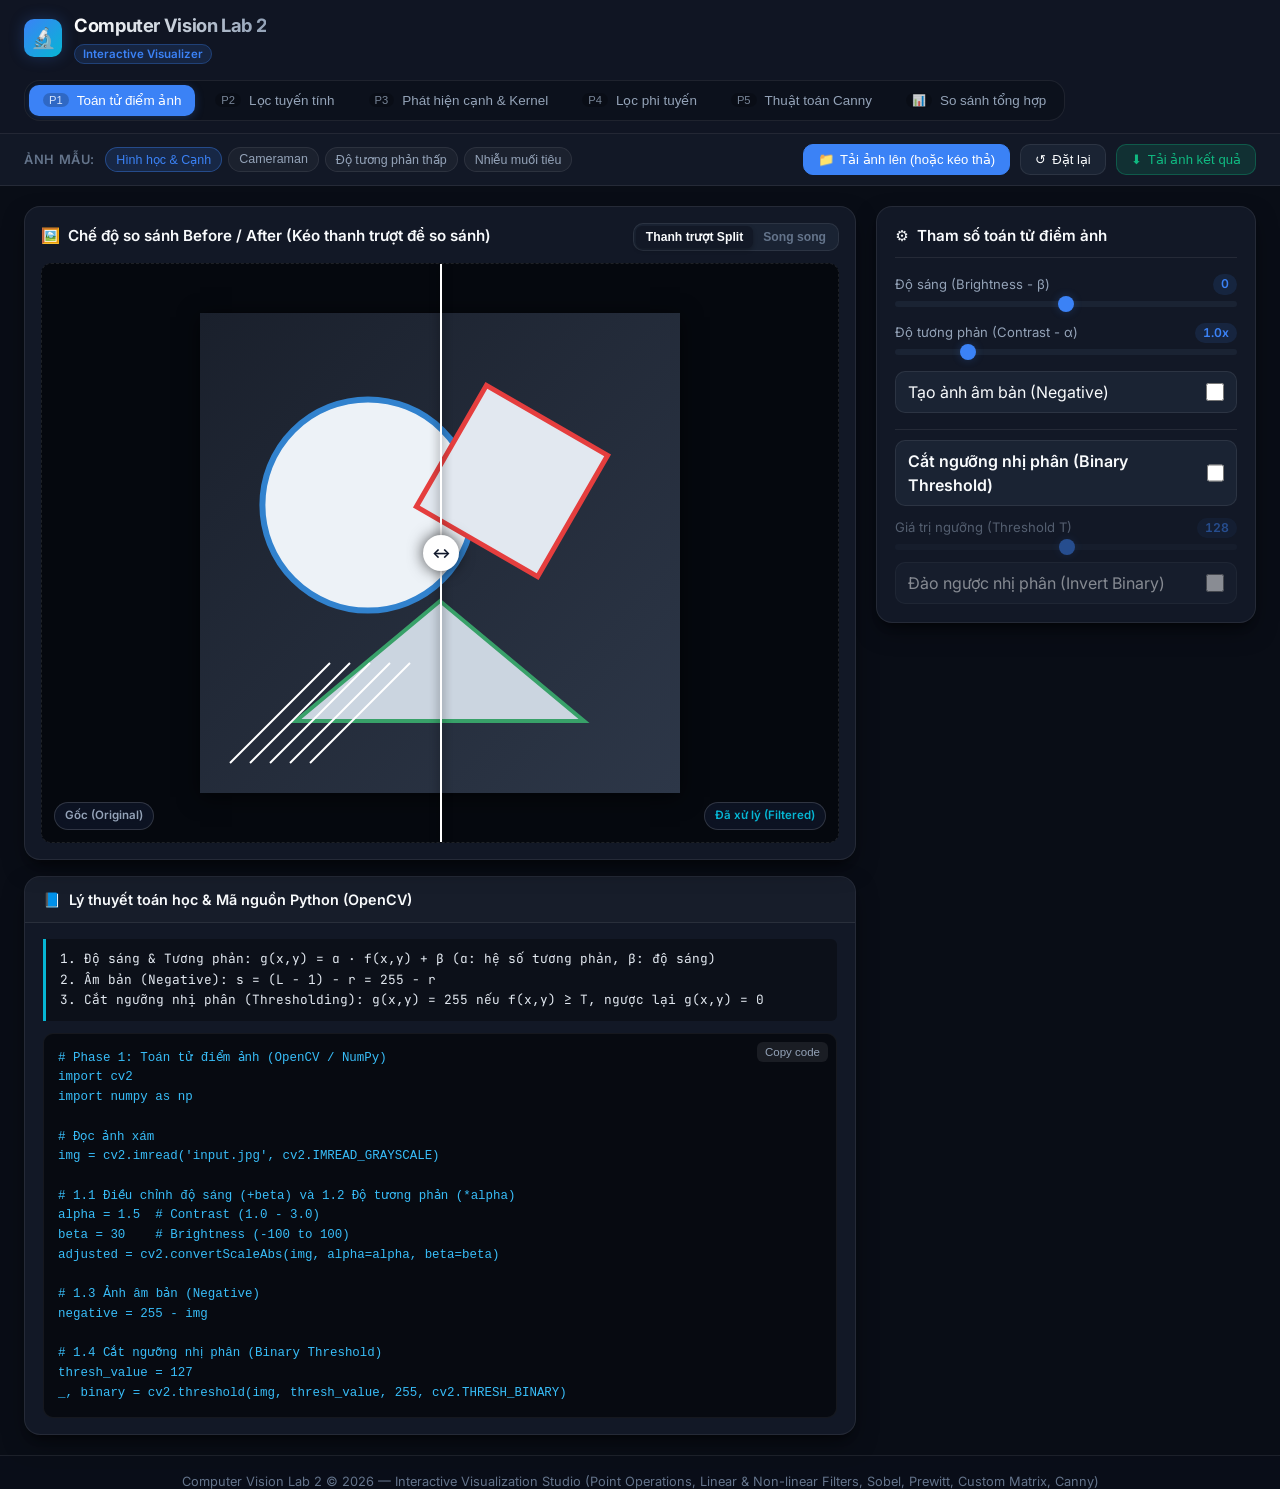
<file: lab2/web/index.html>
<!DOCTYPE html>
<html lang="vi">
<head>
  <meta charset="UTF-8">
  <meta name="viewport" content="width=device-width, initial-scale=1.0">
  <title>Computer Vision Lab 2 — Interactive Visualization Studio</title>
  <link rel="preconnect" href="https://fonts.googleapis.com">
  <link rel="preconnect" href="https://fonts.gstatic.com" crossorigin>
  <link href="https://fonts.googleapis.com/css2?family=Inter:wght@400;500;600;700&family=JetBrains+Mono:wght@400;500&display=swap" rel="stylesheet">
  <link rel="stylesheet" href="style.css">
</head>
<body>

  <!-- ==================== Header & Phase Navigation ==================== -->
  <header>
    <div class="brand">
      <div class="brand-icon">🔬</div>
      <div>
        <h1>Computer Vision Lab 2</h1>
        <span class="badge">Interactive Visualizer</span>
      </div>
    </div>

    <nav class="nav-tabs" id="navTabs">
      <button class="tab-btn active" data-tab="phase1">
        <span class="phase-num">P1</span> Toán tử điểm ảnh
      </button>
      <button class="tab-btn" data-tab="phase2">
        <span class="phase-num">P2</span> Lọc tuyến tính
      </button>
      <button class="tab-btn" data-tab="phase3">
        <span class="phase-num">P3</span> Phát hiện cạnh & Kernel
      </button>
      <button class="tab-btn" data-tab="phase4">
        <span class="phase-num">P4</span> Lọc phi tuyến
      </button>
      <button class="tab-btn" data-tab="phase5">
        <span class="phase-num">P5</span> Thuật toán Canny
      </button>
      <button class="tab-btn" data-tab="comparison">
        <span class="phase-num">📊</span> So sánh tổng hợp
      </button>
    </nav>
  </header>

  <!-- ==================== Toolbar (Upload, Presets, Actions) ==================== -->
  <div class="toolbar">
    <div class="toolbar-group">
      <span class="toolbar-label">Ảnh mẫu:</span>
      <div class="preset-group">
        <button class="preset-chip active" data-preset="geometric">Hình học & Cạnh</button>
        <button class="preset-chip" data-preset="portrait">Cameraman</button>
        <button class="preset-chip" data-preset="low_contrast">Độ tương phản thấp</button>
        <button class="preset-chip" data-preset="noisy">Nhiễu muối tiêu</button>
      </div>
    </div>

    <div class="toolbar-group">
      <input type="file" id="fileInput" accept="image/*" style="display: none;">
      <button class="btn btn-primary" id="btnUpload">
        <span>📁</span> Tải ảnh lên (hoặc kéo thả)
      </button>
      <button class="btn" id="btnReset">
        <span>↺</span> Đặt lại
      </button>
      <button class="btn btn-accent" id="btnDownload">
        <span>⬇</span> Tải ảnh kết quả
      </button>
    </div>
  </div>

  <!-- ==================== Main Application Layout ==================== -->
  <main>

    <!-- Left Column: Viewports & Theory Cards -->
    <section class="viewport-section">
      <div class="viewport-card">
        <div class="viewport-header">
          <div class="viewport-title" id="viewportTitle">
            <span>🖼️</span> Chế độ so sánh Before / After (Kéo thanh trượt để so sánh)
          </div>
          <div class="view-mode-toggle">
            <button class="mode-btn active" id="modeSplit">Thanh trượt Split</button>
            <button class="mode-btn" id="modeSideBySide">Song song</button>
          </div>
        </div>

        <!-- Split / Single View Stage -->
        <div class="stage-container" id="stageContainer">
          <div class="split-wrapper" id="splitWrapper">
            <canvas id="canvasAfter" class="canvas-layer canvas-after"></canvas>
            <canvas id="canvasBefore" class="canvas-layer canvas-before"></canvas>

            <!-- Split divider line and draggable circle handle -->
            <div class="split-divider" id="splitDivider">
              <div class="split-handle">↔</div>
            </div>

            <!-- Floating State Tags -->
            <div class="pill-badge pill-before" id="badgeBefore">Gốc (Original)</div>
            <div class="pill-badge pill-after" id="badgeAfter">Đã xử lý (Filtered)</div>
          </div>

          <!-- Drag & Drop Overlay -->
          <div class="drop-overlay" id="dropOverlay">
            <span style="font-size: 3rem;">📥</span>
            <div style="font-size: 1.1rem; font-weight: 600;">Thả ảnh vào đây để tải lên</div>
            <div style="font-size: 0.85rem; color: var(--text-dim);">Hỗ trợ PNG, JPG, WEBP, BMP</div>
          </div>
        </div>

        <!-- Multi-Grid Breakdown (Used for Canny Steps & Comparison Mode) -->
        <div class="multi-grid" id="multiGrid"></div>
      </div>

      <!-- Theory & Code Snippets Card -->
      <div class="theory-card">
        <div class="theory-header">
          <span style="font-weight: 600; font-size: 0.9rem; display: flex; align-items: center; gap: 8px;">
            <span>📘</span> Lý thuyết toán học & Mã nguồn Python (OpenCV)
          </span>
        </div>
        <div class="theory-content">
          <div class="math-box" id="mathContent"></div>
          <div class="code-wrapper">
            <button class="copy-btn" id="btnCopyCode">Copy code</button>
            <pre><code id="pythonCodeContent"></code></pre>
          </div>
        </div>
      </div>
    </section>

    <!-- Right Column: Interactive Parameter Control Panels -->
    <aside class="sidebar-controls">

      <!-- ================= Panel 1: Point Operations ================= -->
      <div class="panel-card phase-panel" id="panel-phase1">
        <div class="panel-header">
          <div class="panel-title">
            <span>⚙️</span> Tham số toán tử điểm ảnh
          </div>
        </div>

        <div class="control-group">
          <div class="control-label-row">
            <span>Độ sáng (Brightness - β)</span>
            <span class="val-badge" id="valBrightness">0</span>
          </div>
          <input type="range" id="sliderBrightness" min="-255" max="255" value="0" step="1">
        </div>

        <div class="control-group">
          <div class="control-label-row">
            <span>Độ tương phản (Contrast - α)</span>
            <span class="val-badge" id="valContrast">1.0x</span>
          </div>
          <input type="range" id="sliderContrast" min="0.0" max="5.0" value="1.0" step="0.05">
        </div>

        <label class="toggle-row">
          <span>Tạo ảnh âm bản (Negative)</span>
          <input type="checkbox" id="checkNegative">
        </label>

        <div style="border-top: 1px solid var(--border-color); padding-top: 10px; display: flex; flex-direction: column; gap: 12px;">
          <label class="toggle-row">
            <span style="font-weight: 600;">Cắt ngưỡng nhị phân (Binary Threshold)</span>
            <input type="checkbox" id="checkThreshold">
          </label>

          <div class="control-group" id="thresholdControls" style="opacity: 0.5; pointer-events: none;">
            <div class="control-label-row">
              <span>Giá trị ngưỡng (Threshold T)</span>
              <span class="val-badge" id="valThreshold">128</span>
            </div>
            <input type="range" id="sliderThreshold" min="0" max="255" value="128" step="1">

            <label class="toggle-row" style="margin-top: 6px;">
              <span>Đảo ngược nhị phân (Invert Binary)</span>
              <input type="checkbox" id="checkInvertBinary">
            </label>
          </div>
        </div>
      </div>

      <!-- ================= Panel 2: Linear Filtering ================= -->
      <div class="panel-card phase-panel" id="panel-phase2" style="display: none;">
        <div class="panel-header">
          <div class="panel-title">
            <span>⚙️</span> Tham số lọc tuyến tính
          </div>
        </div>

        <div class="control-group">
          <span class="control-label-row">Loại bộ lọc</span>
          <div class="segmented-control">
            <button class="seg-btn active" data-linear="gaussian">Gaussian</button>
            <button class="seg-btn" data-linear="box">Mean / Box</button>
            <button class="seg-btn" data-linear="sharpen">Sharpen (Làm nét)</button>
          </div>
        </div>

        <div class="control-group" id="groupKernelSize">
          <div class="control-label-row">
            <span>Kích thước Kernel</span>
            <span class="val-badge" id="valKernelSize">5x5</span>
          </div>
          <input type="range" id="sliderKernelSize" min="3" max="31" value="5" step="2">
        </div>

        <div class="control-group" id="groupSigma">
          <div class="control-label-row">
            <span>Độ lệch chuẩn Gaussian (Sigma σ)</span>
            <span class="val-badge" id="valSigma">1.5</span>
          </div>
          <input type="range" id="sliderSigma" min="0.1" max="10.0" value="1.5" step="0.1">
        </div>

        <div class="control-group" id="groupSharpen" style="display: none;">
          <div class="control-label-row">
            <span>Độ mạnh làm sắc nét (Strength α)</span>
            <span class="val-badge" id="valSharpenStrength">1.0</span>
          </div>
          <input type="range" id="sliderSharpenStrength" min="0.1" max="5.0" value="1.0" step="0.1">

          <div class="control-label-row" style="margin-top: 10px;">Kernel Laplacian</div>
          <div class="segmented-control">
            <button class="seg-btn active" data-neighbor="8">8-láng giềng</button>
            <button class="seg-btn" data-neighbor="4">4-láng giềng</button>
          </div>
        </div>
      </div>

      <!-- ================= Panel 3: Edge Detection & Custom Kernel ================= -->
      <div class="panel-card phase-panel" id="panel-phase3" style="display: none;">
        <div class="panel-header">
          <div class="panel-title">
            <span>⚙️</span> Phát hiện cạnh & Thiết kế Kernel
          </div>
        </div>

        <div class="control-group">
          <span class="control-label-row">Toán tử phát hiện cạnh</span>
          <div class="segmented-control">
            <button class="seg-btn active" data-edge="sobel">Sobel</button>
            <button class="seg-btn" data-edge="prewitt">Prewitt</button>
            <button class="seg-btn" data-edge="custom">Ma trận tự thiết kế</button>
          </div>
        </div>

        <!-- Direction for Sobel/Prewitt -->
        <div class="control-group" id="groupEdgeDirection">
          <span class="control-label-row">Hướng Gradient</span>
          <div class="segmented-control">
            <button class="seg-btn active" data-dir="magnitude">Độ lớn (Magnitude)</button>
            <button class="seg-btn" data-dir="x">Biên dọc (Gx)</button>
            <button class="seg-btn" data-dir="y">Biên ngang (Gy)</button>
          </div>
        </div>

        <!-- Interactive Custom Kernel Editor -->
        <div id="groupCustomKernel" style="display: none; flex-direction: column; gap: 12px;">
          <div class="control-group">
            <span class="control-label-row">Nạp ma trận mẫu (Presets)</span>
            <select id="selectKernelPreset">
              <option value="identity">Identity (Nguyên bản)</option>
              <option value="box_blur">Mean / Box Blur</option>
              <option value="gaussian_blur">Gaussian Blur 3x3</option>
              <option value="sharpen_4">Sharpen (4-hướng)</option>
              <option value="sharpen_8">Sharpen (8-hướng)</option>
              <option value="laplacian">Laplacian (Vi phân bậc 2)</option>
              <option value="sobel_x">Sobel X (Cạnh đứng)</option>
              <option value="sobel_y">Sobel Y (Cạnh ngang)</option>
              <option value="prewitt_x">Prewitt X</option>
              <option value="prewitt_y">Prewitt Y</option>
              <option value="emboss" selected>Emboss (Chạm nổi 3D)</option>
              <option value="ridge">Ridge Detection (Gờ chi tiết)</option>
            </select>
          </div>

          <div class="matrix-container">
            <div style="font-size: 0.78rem; color: var(--text-dim); margin-bottom: 4px;">
              Chỉnh sửa trực tiếp trọng số trong ô:
            </div>
            <div class="kernel-grid grid-3x3" id="kernelGrid"></div>

            <div class="matrix-meta-row">
              <div class="matrix-meta-field">
                <label style="font-size: 0.74rem; color: var(--text-muted);">Divisor (Chia)</label>
                <input type="number" id="inputDivisor" value="1" step="1">
              </div>
              <div class="matrix-meta-field">
                <label style="font-size: 0.74rem; color: var(--text-muted);">Bias (Bù)</label>
                <input type="number" id="inputBias" value="128" step="1">
              </div>
            </div>
          </div>
        </div>
      </div>

      <!-- ================= Panel 4: Non-linear Filtering ================= -->
      <div class="panel-card phase-panel" id="panel-phase4" style="display: none;">
        <div class="panel-header">
          <div class="panel-title">
            <span>⚙️</span> Tham số lọc phi tuyến tính
          </div>
        </div>

        <div class="control-group">
          <span class="control-label-row">Thuật toán</span>
          <div class="segmented-control">
            <button class="seg-btn active" data-nonlinear="median">Lọc trung vị (Median)</button>
            <button class="seg-btn" data-nonlinear="bilateral">Lọc Bilateral</button>
          </div>
        </div>

        <div class="control-group" id="groupMedian">
          <div class="control-label-row">
            <span>Kích thước cửa sổ (Window Size)</span>
            <span class="val-badge" id="valMedianSize">5x5</span>
          </div>
          <input type="range" id="sliderMedianSize" min="3" max="21" value="5" step="2">
        </div>

        <div id="groupBilateral" style="display: none; flex-direction: column; gap: 12px;">
          <div class="control-group">
            <div class="control-label-row">
              <span>Đường kính láng giềng (Diameter d)</span>
              <span class="val-badge" id="valBilateralDiameter">9</span>
            </div>
            <input type="range" id="sliderBilateralDiameter" min="3" max="25" value="9" step="2">
          </div>

          <div class="control-group">
            <div class="control-label-row">
              <span>Sigma Không gian màu (σ Color)</span>
              <span class="val-badge" id="valBilateralColor">75</span>
            </div>
            <input type="range" id="sliderBilateralColor" min="1" max="255" value="75" step="1">
          </div>

          <div class="control-group">
            <div class="control-label-row">
              <span>Sigma Không gian tọa độ (σ Space)</span>
              <span class="val-badge" id="valBilateralSpace">75</span>
            </div>
            <input type="range" id="sliderBilateralSpace" min="1" max="255" value="75" step="1">
          </div>
        </div>

        <!-- Synthetic Noise Injector -->
        <div style="border-top: 1px solid var(--border-color); padding-top: 12px; display: flex; flex-direction: column; gap: 10px;">
          <label class="toggle-row">
            <span>Bơm nhiễu muối tiêu (Test khử nhiễu)</span>
            <input type="checkbox" id="checkAddNoise">
          </label>

          <div class="control-group" id="groupNoiseDensity" style="opacity: 0.5; pointer-events: none;">
            <div class="control-label-row">
              <span>Mật độ nhiễu (Noise Density)</span>
              <span class="val-badge" id="valNoiseDensity">6%</span>
            </div>
            <input type="range" id="sliderNoiseDensity" min="1" max="50" value="6" step="1">
          </div>
        </div>
      </div>

      <!-- ================= Panel 5: Canny Pipeline ================= -->
      <div class="panel-card phase-panel" id="panel-phase5" style="display: none;">
        <div class="panel-header">
          <div class="panel-title">
            <span>⚙️</span> Tham số thuật toán Canny
          </div>
        </div>

        <div class="control-group">
          <span class="control-label-row">Hiển thị bước trung gian</span>
          <select id="selectCannyStep">
            <option value="final">Kết quả Canny cuối cùng</option>
            <option value="step1_blur">Bước 1: Gaussian Blur</option>
            <option value="step2_grad">Bước 2: Sobel Gradient Magnitude</option>
            <option value="step3_nms">Bước 3: Non-Maximum Suppression (NMS)</option>
            <option value="step4_thresh">Bước 4: Phân ngưỡng kép (Double Threshold)</option>
            <option value="all_grid">Hiển thị toàn bộ 6 bước (Grid)</option>
          </select>
        </div>

        <!-- Threshold Mode Selector: Ratio vs Absolute 0-255 -->
        <div class="control-group">
          <span class="control-label-row">Kiểu đặt ngưỡng</span>
          <div class="segmented-control">
            <button class="seg-btn active" id="btnThreshModeRatio">Tỉ lệ Ratio (0.0 - 1.0)</button>
            <button class="seg-btn" id="btnThreshModeAbs">Giá trị OpenCV (0 - 255)</button>
          </div>
        </div>

        <div class="control-group">
          <div class="control-label-row">
            <span>Gaussian Sigma (σ)</span>
            <span class="val-badge" id="valCannySigma">1.4</span>
          </div>
          <input type="range" id="sliderCannySigma" min="0.1" max="10.0" value="1.4" step="0.1">
        </div>

        <div class="control-group">
          <div class="control-label-row">
            <span id="labelCannyLow">Ngưỡng thấp (Low Ratio: 0% - 100%)</span>
            <span class="val-badge" id="valCannyLowRatio">0.05</span>
          </div>
          <input type="range" id="sliderCannyLowRatio" min="0.0" max="1.0" value="0.05" step="0.01">
        </div>

        <div class="control-group">
          <div class="control-label-row">
            <span id="labelCannyHigh">Ngưỡng cao (High Ratio: 0% - 100%)</span>
            <span class="val-badge" id="valCannyHighRatio">0.15</span>
          </div>
          <input type="range" id="sliderCannyHighRatio" min="0.0" max="1.0" value="0.15" step="0.01">
        </div>

        <!-- Canny Preset Scenarios -->
        <div class="control-group" style="margin-top: 6px;">
          <span class="control-label-row">Kịch bản thử nghiệm Canny</span>
          <div class="segmented-control">
            <button class="seg-btn active" data-cannypreset="standard">Chuẩn</button>
            <button class="seg-btn" data-cannypreset="noisy">Nhiều nhiễu</button>
            <button class="seg-btn" data-cannypreset="low_contrast">Tương phản kém</button>
            <button class="seg-btn" data-cannypreset="fine_detail">Chi tiết mịn</button>
          </div>
        </div>
      </div>

      <!-- ================= Panel 6: Master Comparison ================= -->
      <div class="panel-card phase-panel" id="panel-comparison" style="display: none;">
        <div class="panel-header">
          <div class="panel-title">
            <span>⚙️</span> So sánh đa bộ lọc
          </div>
        </div>

        <div style="font-size: 0.82rem; color: var(--text-muted); line-height: 1.5;">
          Chế độ này áp dụng đồng thời các bộ lọc tiêu biểu trên cùng ảnh nguồn để đánh giá trực quan ưu/nhược điểm từng phương pháp.
        </div>

        <div class="control-group">
          <span class="control-label-row">Kích thước cửa sổ lọc chung</span>
          <div class="segmented-control">
            <button class="seg-btn" data-compk="3">3x3</button>
            <button class="seg-btn active" data-compk="5">5x5</button>
            <button class="seg-btn" data-compk="7">7x7</button>
          </div>
        </div>
      </div>

    </aside>
  </main>

  <footer>
    Computer Vision Lab 2 &copy; 2026 — Interactive Visualization Studio (Point Operations, Linear & Non-linear Filters, Sobel, Prewitt, Custom Matrix, Canny)
  </footer>

  <script type="module" src="js/app.js"></script>
</body>
</html>
</file>
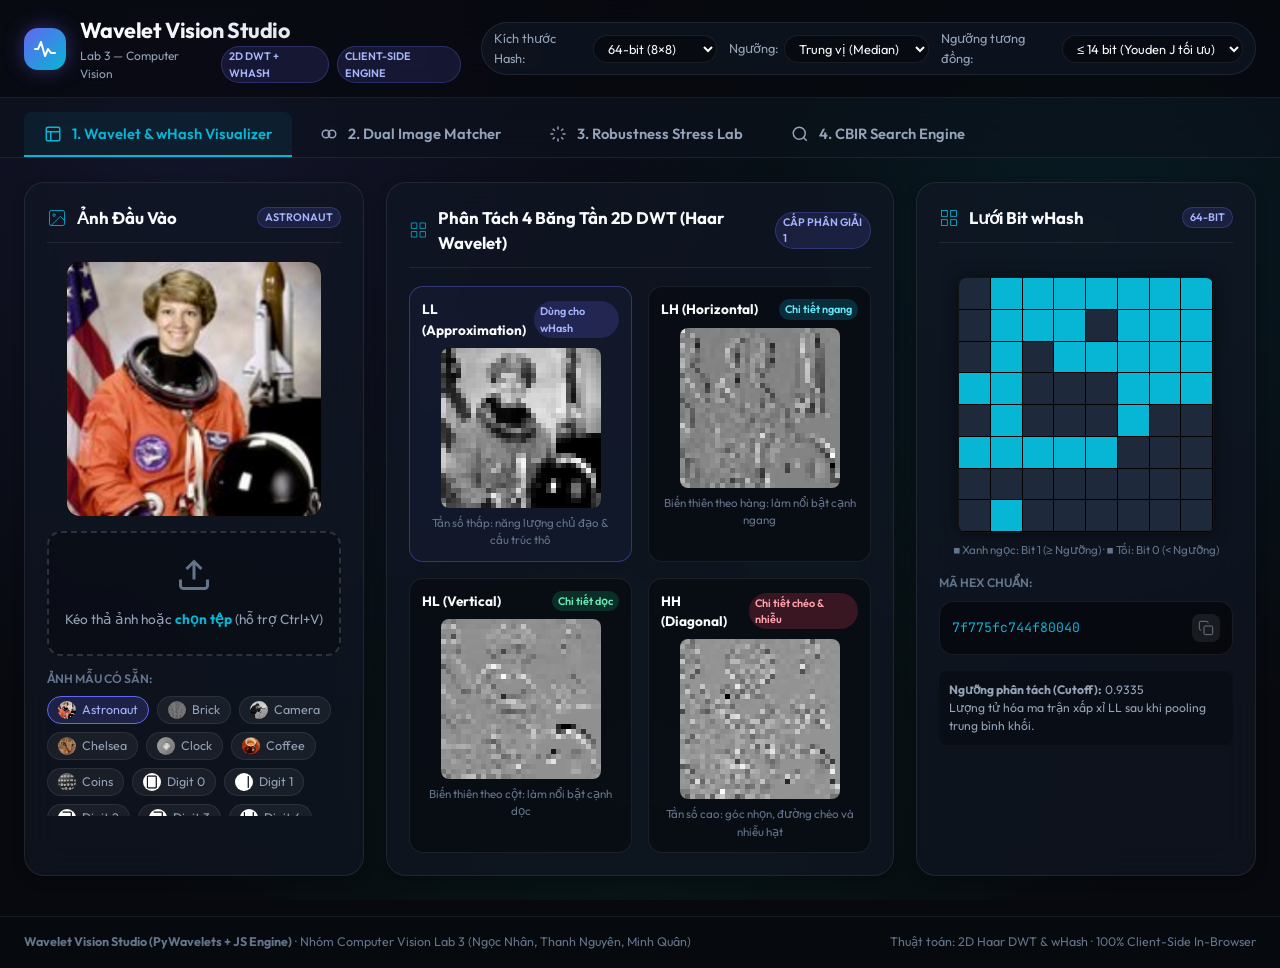
<file: lab3/web/index.html>
<!DOCTYPE html>
<html lang="vi">
<head>
  <meta charset="UTF-8">
  <meta name="viewport" content="width=device-width, initial-scale=1.0">
  <title>Wavelet Vision Studio — So Sánh Tương Đồng Ảnh & wHash (Lab 3)</title>
  <meta name="description" content="Phòng thí nghiệm trực quan hóa Biến đổi Wavelet 2D, Mã băm hình ảnh Wavelet Hash (wHash), So sánh tương đồng và Tìm kiếm ảnh CBIR chạy 100% Client-Side.">
  <link rel="stylesheet" href="css/style.css">
</head>
<body>

  <!-- App Header -->
  <header class="app-header">
    <div class="container header-content">
      <div class="brand-group">
        <div class="brand-logo">
          <svg viewBox="0 0 24 24">
            <path d="M2 12h3l3-7 4 14 3-7 3 4h4" />
          </svg>
        </div>
        <div class="brand-title">
          <h1>Wavelet Vision Studio</h1>
          <div class="brand-subtitle">
            <span>Lab 3 — Computer Vision</span>
            <span class="badge-tag">2D DWT + wHash</span>
            <span class="badge-tag" id="status-tag">Client-Side Engine</span>
          </div>
        </div>
      </div>

      <!-- Global Hash Configuration -->
      <div class="header-controls">
        <div class="control-item">
          <label for="global-hash-size">Kích thước Hash:</label>
          <select id="global-hash-size" class="control-select">
            <option value="8" selected>64-bit (8×8)</option>
            <option value="16">256-bit (16×16)</option>
          </select>
        </div>
        <div class="control-item">
          <label for="global-threshold">Ngưỡng:</label>
          <select id="global-threshold" class="control-select">
            <option value="median" selected>Trung vị (Median)</option>
            <option value="mean">Trung bình (Mean)</option>
          </select>
        </div>
        <div class="control-item">
          <label for="global-decision-thresh">Ngưỡng tương đồng:</label>
          <select id="global-decision-thresh" class="control-select">
            <option value="10">≤ 10 bit (Khắt khe)</option>
            <option value="14" selected>≤ 14 bit (Youden J tối ưu)</option>
            <option value="18">≤ 18 bit (Lỏng)</option>
          </select>
        </div>
      </div>
    </div>
  </header>

  <!-- Navigation Tabs -->
  <nav class="nav-tabs">
    <div class="container" style="display: flex; gap: 8px;">
      <button class="tab-btn active" id="tab-btn-visualizer" data-target="view-visualizer">
        <svg viewBox="0 0 24 24"><rect x="3" y="3" width="18" height="18" rx="2"/><line x1="3" y1="9" x2="21" y2="9"/><line x1="9" y1="21" x2="9" y2="9"/></svg>
        1. Wavelet & wHash Visualizer
      </button>
      <button class="tab-btn" id="tab-btn-matcher" data-target="view-matcher">
        <svg viewBox="0 0 24 24"><circle cx="8" cy="12" r="5"/><circle cx="16" cy="12" r="5"/></svg>
        2. Dual Image Matcher
      </button>
      <button class="tab-btn" id="tab-btn-stress" data-target="view-stress">
        <svg viewBox="0 0 24 24"><path d="M12 2v4m0 12v4M4.93 4.93l2.83 2.83m8.48 8.48l2.83 2.83M2 12h4m12 0h4M4.93 19.07l2.83-2.83m8.48-8.48l2.83-2.83"/></svg>
        3. Robustness Stress Lab
      </button>
      <button class="tab-btn" id="tab-btn-cbir" data-target="view-cbir">
        <svg viewBox="0 0 24 24"><circle cx="11" cy="11" r="8"/><line x1="21" y1="21" x2="16.65" y2="16.65"/></svg>
        4. CBIR Search Engine
      </button>
    </div>
  </nav>

  <!-- Main Views Wrapper -->
  <main class="main-wrapper">
    <div class="container">

      <!-- ================================================================== -->
      <!-- TAB 1: WAVELET VISUALIZER -->
      <!-- ================================================================== -->
      <section class="view-section active" id="view-visualizer">
        <div class="visualizer-grid">

          <!-- Left Column: Source Image & Dropzone -->
          <div class="glass-panel image-preview-card">
            <div class="panel-header" style="width: 100%;">
              <div class="panel-title">
                <svg viewBox="0 0 24 24"><rect x="3" y="3" width="18" height="18" rx="2"/><circle cx="8.5" cy="8.5" r="1.5"/><polyline points="21 15 16 10 5 21"/></svg>
                Ảnh Đầu Vào
              </div>
              <span class="badge-tag" id="vis-image-name">Astronaut</span>
            </div>

            <div class="preview-canvas-wrapper" id="vis-preview-wrap">
              <canvas id="vis-input-canvas" width="256" height="256"></canvas>
            </div>

            <!-- Upload Dropzone -->
            <div class="dropzone-box" id="vis-dropzone" style="margin-top: 14px; width: 100%;">
              <svg class="dropzone-icon" viewBox="0 0 24 24" fill="none" stroke-width="2">
                <path d="M21 15v4a2 2 0 0 1-2 2H5a2 2 0 0 1-2-2v-4M17 8l-5-5-5 5M12 3v12"/>
              </svg>
              <div class="dropzone-text">
                Kéo thả ảnh hoặc <strong>chọn tệp</strong> (hỗ trợ Ctrl+V)
              </div>
              <input type="file" id="vis-file-input" class="file-hidden-input" accept="image/*">
            </div>

            <!-- Quick sample chips -->
            <div class="gallery-bar" style="width: 100%;">
              <span class="gallery-label">Ảnh mẫu có sẵn:</span>
              <div class="gallery-chips" id="vis-sample-chips"></div>
            </div>
          </div>

          <!-- Middle Column: 4 Wavelet Subbands -->
          <div class="glass-panel">
            <div class="panel-header">
              <div class="panel-title">
                <svg viewBox="0 0 24 24"><path d="M3 3h7v7H3zM14 3h7v7h-7zM14 14h7v7h-7zM3 14h7v7H3z"/></svg>
                Phân Tách 4 Băng Tần 2D DWT (Haar Wavelet)
              </div>
              <span class="badge-tag">Cấp phân giải 1</span>
            </div>

            <div class="subbands-grid">
              <!-- LL Subband -->
              <div class="subband-item primary-subband">
                <div class="subband-header">
                  <span class="subband-name">LL (Approximation)</span>
                  <span class="subband-badge badge-ll">Dùng cho wHash</span>
                </div>
                <canvas id="canvas-ll" class="subband-canvas" width="128" height="128"></canvas>
                <div class="subband-desc">Tần số thấp: năng lượng chủ đạo & cấu trúc thô</div>
              </div>

              <!-- LH Subband -->
              <div class="subband-item">
                <div class="subband-header">
                  <span class="subband-name">LH (Horizontal)</span>
                  <span class="subband-badge badge-lh">Chi tiết ngang</span>
                </div>
                <canvas id="canvas-lh" class="subband-canvas" width="128" height="128"></canvas>
                <div class="subband-desc">Biến thiên theo hàng: làm nổi bật cạnh ngang</div>
              </div>

              <!-- HL Subband -->
              <div class="subband-item">
                <div class="subband-header">
                  <span class="subband-name">HL (Vertical)</span>
                  <span class="subband-badge badge-hl">Chi tiết dọc</span>
                </div>
                <canvas id="canvas-hl" class="subband-canvas" width="128" height="128"></canvas>
                <div class="subband-desc">Biến thiên theo cột: làm nổi bật cạnh dọc</div>
              </div>

              <!-- HH Subband -->
              <div class="subband-item">
                <div class="subband-header">
                  <span class="subband-name">HH (Diagonal)</span>
                  <span class="subband-badge badge-hh">Chi tiết chéo & nhiễu</span>
                </div>
                <canvas id="canvas-hh" class="subband-canvas" width="128" height="128"></canvas>
                <div class="subband-desc">Tần số cao: góc nhọn, đường chéo và nhiễu hạt</div>
              </div>
            </div>
          </div>

          <!-- Right Column: wHash Bit Matrix & Hex -->
          <div class="glass-panel hash-view-column">
            <div class="panel-header">
              <div class="panel-title">
                <svg viewBox="0 0 24 24"><rect x="3" y="3" width="7" height="7"/><rect x="14" y="3" width="7" height="7"/><rect x="14" y="14" width="7" height="7"/><rect x="3" y="14" width="7" height="7"/></svg>
                Lưới Bit wHash
              </div>
              <span class="badge-tag" id="vis-bit-count">64-bit</span>
            </div>

            <div class="bit-matrix-wrapper">
              <canvas id="vis-bits-canvas" class="bit-matrix-canvas" width="256" height="256"></canvas>
              <div style="font-size: 0.72rem; color: var(--text-muted); margin-top: 8px; text-align: center;">
                ■ Xanh ngọc: Bit 1 (≥ Ngưỡng) · ■ Tối: Bit 0 (< Ngưỡng)
              </div>
            </div>

            <!-- Hex Display -->
            <div>
              <span class="gallery-label">Mã Hex Chuẩn:</span>
              <div class="hex-box">
                <span class="hex-text" id="vis-hex-val">----------------</span>
                <button class="btn-icon" id="vis-copy-hex-btn" title="Sao chép mã Hex">
                  <svg viewBox="0 0 24 24"><rect x="9" y="9" width="13" height="13" rx="2" ry="2"/><path d="M5 15H4a2 2 0 0 1-2-2V4a2 2 0 0 1 2-2h9a2 2 0 0 1 2 2v1"/></svg>
                </button>
              </div>
            </div>

            <div style="font-size: 0.76rem; color: var(--text-secondary); background: rgba(0,0,0,0.25); padding: 10px; border-radius: var(--radius-sm);">
              <strong>Ngưỡng phân tách (Cutoff):</strong> <span id="vis-cutoff-val">0.00</span><br>
              Lượng tử hóa ma trận xấp xỉ LL sau khi pooling trung bình khối.
            </div>
          </div>

        </div>
      </section>

      <!-- ================================================================== -->
      <!-- TAB 2: DUAL MATCHER -->
      <!-- ================================================================== -->
      <section class="view-section" id="view-matcher">
        <div class="matcher-layout">

          <!-- Left: Image A -->
          <div class="glass-panel">
            <div class="panel-header">
              <div class="panel-title">
                <span class="badge-tag" style="background: var(--accent-primary);">Ảnh A</span>
                <span id="matcher-name-a">Astronaut</span>
              </div>
            </div>

            <div class="preview-canvas-wrapper" style="width: 100%; height: 220px;">
              <canvas id="matcher-canvas-a" width="220" height="220"></canvas>
            </div>

            <div class="hex-box" style="margin-top: 12px;">
              <span class="hex-text" id="matcher-hex-a">--</span>
            </div>

            <div class="dropzone-box" id="matcher-dropzone-a" style="margin-top: 10px;">
              <div class="dropzone-text">Kéo thả / <strong>Tải ảnh A</strong></div>
              <input type="file" id="matcher-file-a" class="file-hidden-input" accept="image/*">
            </div>

            <div class="gallery-bar">
              <span class="gallery-label">Chọn nhanh ảnh A:</span>
              <div class="gallery-chips" id="matcher-chips-a"></div>
            </div>
          </div>

          <!-- Center: Match Verdict & Gauge -->
          <div class="glass-panel match-verdict-card">
            <div class="panel-title" style="margin-bottom: 0;">Kết Quả So Sánh</div>

            <!-- Similarity Gauge -->
            <div class="similarity-gauge">
              <svg class="gauge-svg" viewBox="0 0 140 140">
                <circle class="gauge-bg" cx="70" cy="70" r="55"></circle>
                <circle class="gauge-progress" id="match-gauge-bar" cx="70" cy="70" r="55"></circle>
              </svg>
              <div class="gauge-label">
                <span class="gauge-value" id="match-sim-val">100%</span>
                <span class="gauge-unit">Độ tương đồng</span>
              </div>
            </div>

            <!-- Verdict Badge -->
            <div class="verdict-badge verdict-matched" id="match-verdict-badge">
              MATCHED (TƯƠNG TỰ)
            </div>

            <!-- Quantitative Metrics -->
            <div class="metrics-row">
              <div class="metric-item">
                <span class="metric-val" id="match-dist-val">0</span>
                <span class="metric-lbl">Khoảng cách Hamming</span>
              </div>
              <div class="metric-item">
                <span class="metric-val" id="match-diff-bits">0 / 64</span>
                <span class="metric-lbl">Bit lệch</span>
              </div>
            </div>

            <!-- XOR Diff Matrix -->
            <div class="diff-matrix-card">
              <span class="gallery-label">Bản đồ XOR bit lệch:</span>
              <canvas id="matcher-diff-canvas" class="diff-canvas" width="128" height="128"></canvas>
              <span style="font-size: 0.7rem; color: var(--text-muted);">■ Xanh: Khớp bit · ■ Đỏ: Lệch bit</span>
            </div>
          </div>

          <!-- Right: Image B -->
          <div class="glass-panel">
            <div class="panel-header">
              <div class="panel-title">
                <span class="badge-tag" style="background: var(--accent-cyan); color: #083344;">Ảnh B</span>
                <span id="matcher-name-b">Astronaut (Blur)</span>
              </div>
            </div>

            <div class="preview-canvas-wrapper" style="width: 100%; height: 220px;">
              <canvas id="matcher-canvas-b" width="220" height="220"></canvas>
            </div>

            <div class="hex-box" style="margin-top: 12px;">
              <span class="hex-text" id="matcher-hex-b">--</span>
            </div>

            <div class="dropzone-box" id="matcher-dropzone-b" style="margin-top: 10px;">
              <div class="dropzone-text">Kéo thả / <strong>Tải ảnh B</strong></div>
              <input type="file" id="matcher-file-b" class="file-hidden-input" accept="image/*">
            </div>

            <div class="gallery-bar">
              <span class="gallery-label">Chọn nhanh ảnh B:</span>
              <div class="gallery-chips" id="matcher-chips-b"></div>
            </div>
          </div>

          <!-- Quick Test Presets Bar -->
          <div class="quick-pairs-bar">
            <span style="font-size: 0.8rem; font-weight: 700; color: var(--text-primary);">Cặp thử nghiệm nhanh:</span>
            <button class="quick-btn" id="btn-pair-similar-blur">Astronaut vs Astronaut (Mờ Gaussian)</button>
            <button class="quick-btn" id="btn-pair-similar-noise">Camera vs Camera (Nhiễu hạt)</button>
            <button class="quick-btn" id="btn-pair-similar-rot">Coffee vs Coffee (Xoay +5°)</button>
            <button class="quick-btn" id="btn-pair-diff-1">Astronaut vs Con Ngựa (Khác biệt)</button>
            <button class="quick-btn" id="btn-pair-diff-2">Tên Lửa vs Chữ Số 3 (Khác biệt)</button>
          </div>

        </div>
      </section>

      <!-- ================================================================== -->
      <!-- TAB 3: STRESS LAB -->
      <!-- ================================================================== -->
      <section class="view-section" id="view-stress">
        <div class="stress-grid">

          <!-- Left: Base Original -->
          <div class="glass-panel">
            <div class="panel-header">
              <div class="panel-title">Ảnh Gốc Tham Chiếu</div>
              <span class="badge-tag">Gốc (Ground Truth)</span>
            </div>

            <div class="preview-canvas-wrapper" style="width: 100%; height: 220px;">
              <canvas id="stress-base-canvas" width="220" height="220"></canvas>
            </div>

            <div class="hex-box" style="margin-top: 12px;">
              <span class="hex-text" id="stress-base-hex">--</span>
            </div>

            <div class="gallery-bar">
              <span class="gallery-label">Chọn ảnh làm mẫu thử:</span>
              <div class="gallery-chips" id="stress-sample-chips"></div>
            </div>
          </div>

          <!-- Center: Interactive Sliders -->
          <div class="glass-panel">
            <div class="panel-header">
              <div class="panel-title">
                <svg viewBox="0 0 24 24"><line x1="4" y1="21" x2="4" y2="14"/><line x1="4" y1="10" x2="4" y2="3"/><line x1="12" y1="21" x2="12" y2="12"/><line x1="12" y1="8" x2="12" y2="3"/><line x1="20" y1="21" x2="20" y2="16"/><line x1="20" y1="12" x2="20" y2="3"/><line x1="1" y1="14" x2="7" y2="14"/><line x1="9" y1="8" x2="15" y2="8"/><line x1="17" y1="16" x2="23" y2="16"/></svg>
                Thanh Trượt Biến Dạng Thời Gian Thực
              </div>
              <button class="btn-secondary" id="stress-reset-btn" style="padding: 4px 12px; font-size: 0.78rem;">
                Đặt lại ban đầu
              </button>
            </div>

            <div class="slider-group">
              <!-- Rotation -->
              <div class="slider-control">
                <div class="slider-header">
                  <span>Góc Xoay (Rotation):</span>
                  <span class="slider-value" id="val-rot">0°</span>
                </div>
                <input type="range" id="slider-rot" min="-30" max="30" value="0" step="1">
              </div>

              <!-- Brightness -->
              <div class="slider-control">
                <div class="slider-header">
                  <span>Độ Sáng (Brightness):</span>
                  <span class="slider-value" id="val-bright">100%</span>
                </div>
                <input type="range" id="slider-bright" min="50" max="150" value="100" step="2">
              </div>

              <!-- Contrast -->
              <div class="slider-control">
                <div class="slider-header">
                  <span>Độ Tương Phản (Contrast):</span>
                  <span class="slider-value" id="val-contrast">100%</span>
                </div>
                <input type="range" id="slider-contrast" min="50" max="150" value="100" step="2">
              </div>

              <!-- Gaussian Noise -->
              <div class="slider-control">
                <div class="slider-header">
                  <span>Nhiễu Hạt (Gaussian / Grain Noise):</span>
                  <span class="slider-value" id="val-noise">0%</span>
                </div>
                <input type="range" id="slider-noise" min="0" max="50" value="0" step="1">
              </div>

              <!-- Gaussian Blur -->
              <div class="slider-control">
                <div class="slider-header">
                  <span>Làm Mờ (Gaussian Blur):</span>
                  <span class="slider-value" id="val-blur">0 px</span>
                </div>
                <input type="range" id="slider-blur" min="0" max="10" value="0" step="0.5">
              </div>
            </div>
          </div>

          <!-- Right: Live Transformed Result -->
          <div class="glass-panel" style="display: flex; flex-direction: column; align-items: center; text-align: center;">
            <div class="panel-header" style="width: 100%;">
              <div class="panel-title">Ảnh Sau Biến Dạng</div>
              <span class="badge-tag" id="stress-live-status">Nguyên bản</span>
            </div>

            <div class="preview-canvas-wrapper" style="width: 100%; height: 220px;">
              <canvas id="stress-live-canvas" width="220" height="220"></canvas>
            </div>

            <div class="metrics-row" style="margin-top: 14px;">
              <div class="metric-item">
                <span class="metric-val" id="stress-live-dist">0</span>
                <span class="metric-lbl">Hamming lệch</span>
              </div>
              <div class="metric-item">
                <span class="metric-val" id="stress-live-sim">100%</span>
                <span class="metric-lbl">Độ bền wHash</span>
              </div>
            </div>

            <div class="verdict-badge verdict-matched" id="stress-verdict-badge" style="margin-top: 14px;">
              VẪN TƯƠNG TỰ (ROBUST)
            </div>
          </div>

        </div>
      </section>

      <!-- ================================================================== -->
      <!-- TAB 4: CBIR STUDIO -->
      <!-- ================================================================== -->
      <section class="view-section" id="view-cbir">
        <div class="glass-panel" style="margin-bottom: 22px;">
          <div class="panel-header">
            <div class="panel-title">
              <svg viewBox="0 0 24 24"><circle cx="11" cy="11" r="8"/><line x1="21" y1="21" x2="16.65" y2="16.65"/></svg>
              Tìm Kiếm Ảnh Tương Đồng (Content-Based Image Retrieval)
            </div>
            <div style="display: flex; gap: 8px;">
              <span class="badge-tag" id="cbir-db-count">Kho ảnh: 33 ảnh</span>
              <button class="btn-secondary" id="cbir-upload-btn" style="padding: 4px 12px; font-size: 0.78rem;">
                + Thêm ảnh vào kho
              </button>
              <input type="file" id="cbir-upload-input" class="file-hidden-input" accept="image/*" multiple>
            </div>
          </div>

          <div class="cbir-search-header">
            <!-- Query Image Thumbnail -->
            <div class="cbir-query-preview" id="cbir-query-wrap">
              <img id="cbir-query-img" src="" alt="Ảnh truy vấn">
            </div>

            <div class="cbir-controls-row">
              <div>
                <label style="font-size: 0.8rem; color: var(--text-secondary); display: block; margin-bottom: 4px;">Số lượng Top-K kết quả:</label>
                <select id="cbir-topk-select" class="control-select">
                  <option value="4">Top 4 ảnh</option>
                  <option value="8" selected>Top 8 ảnh</option>
                  <option value="12">Top 12 ảnh</option>
                  <option value="20">Top 20 ảnh</option>
                </select>
              </div>

              <div>
                <label style="font-size: 0.8rem; color: var(--text-secondary); display: block; margin-bottom: 4px;">Chọn ảnh truy vấn mẫu:</label>
                <select id="cbir-sample-select" class="control-select"></select>
              </div>

              <div class="dropzone-box" id="cbir-dropzone" style="padding: 10px 16px; min-width: 220px;">
                <div class="dropzone-text" style="font-size: 0.78rem;">
                  Kéo thả ảnh truy vấn hoặc <strong>tải lên</strong>
                </div>
                <input type="file" id="cbir-query-input" class="file-hidden-input" accept="image/*">
              </div>
            </div>
          </div>
        </div>

        <!-- CBIR Results Grid -->
        <div class="cbir-results-grid" id="cbir-results-container"></div>
      </section>

    </div>
  </main>

  <!-- App Footer -->
  <footer class="app-footer">
    <div class="container footer-content">
      <div>
        <strong>Wavelet Vision Studio (PyWavelets + JS Engine)</strong> · Nhóm Computer Vision Lab 3 (Ngọc Nhân, Thanh Nguyên, Minh Quân)
      </div>
      <div>
        Thuật toán: 2D Haar DWT & wHash · 100% Client-Side In-Browser
      </div>
    </div>
  </footer>

  <!-- Scripts -->
  <script src="js/wavelet.js"></script>
  <script src="js/dataset_store.js"></script>
  <script src="js/app.js"></script>
</body>
</html>
</file>
<file: lab2/web/style.css>
/* ==========================================================================
   style.css - Premium Modern Dark Design System for Lab 2 Visualizer
   ========================================================================== */

:root {
  --bg-dark: #090d16;
  --bg-card: #121826;
  --bg-card-hover: #182235;
  --bg-input: #1a2333;
  --border-color: rgba(255, 255, 255, 0.08);
  --border-glow: rgba(59, 130, 246, 0.4);
  
  --primary: #3b82f6;
  --primary-hover: #2563eb;
  --primary-glow: rgba(59, 130, 246, 0.25);
  --accent-cyan: #06b6d4;
  --accent-purple: #8b5cf6;
  --accent-green: #10b981;
  --accent-amber: #f59e0b;
  --accent-rose: #f43f5e;
  
  --text-main: #f8fafc;
  --text-muted: #94a3b8;
  --text-dim: #64748b;
  
  --radius-sm: 6px;
  --radius-md: 10px;
  --radius-lg: 16px;
  --radius-full: 9999px;

  --shadow-card: 0 10px 25px -5px rgba(0, 0, 0, 0.5), 0 8px 10px -6px rgba(0, 0, 0, 0.4);
  --transition-fast: 0.15s ease;
  --transition-normal: 0.25s cubic-bezier(0.4, 0, 0.2, 1);
}

* {
  box-sizing: border-box;
  margin: 0;
  padding: 0;
}

body {
  font-family: 'Inter', system-ui, -apple-system, BlinkMacSystemFont, 'Segoe UI', Roboto, sans-serif;
  background-color: var(--bg-dark);
  color: var(--text-main);
  line-height: 1.5;
  min-height: 100vh;
  display: flex;
  flex-direction: column;
  overflow-x: hidden;
}

/* ==========================================================================
   Header & Navigation
   ========================================================================== */

header {
  background: rgba(18, 24, 38, 0.85);
  backdrop-filter: blur(12px);
  border-bottom: 1px solid var(--border-color);
  padding: 12px 24px;
  position: sticky;
  top: 0;
  z-index: 100;
  display: flex;
  align-items: center;
  justify-content: space-between;
  gap: 16px;
  flex-wrap: wrap;
}

.brand {
  display: flex;
  align-items: center;
  gap: 12px;
}

.brand-icon {
  width: 38px;
  height: 38px;
  background: linear-gradient(135deg, var(--primary), var(--accent-cyan));
  border-radius: var(--radius-md);
  display: flex;
  align-items: center;
  justify-content: center;
  font-size: 20px;
  box-shadow: 0 0 15px var(--primary-glow);
}

.brand h1 {
  font-size: 1.15rem;
  font-weight: 700;
  letter-spacing: -0.02em;
  background: linear-gradient(90deg, #ffffff, #94a3b8);
  -webkit-background-clip: text;
  -webkit-text-fill-color: transparent;
}

.brand .badge {
  font-size: 0.72rem;
  background: rgba(59, 130, 246, 0.15);
  color: var(--primary);
  border: 1px solid rgba(59, 130, 246, 0.3);
  padding: 2px 8px;
  border-radius: var(--radius-full);
  font-weight: 600;
}

/* Nav Tabs */
.nav-tabs {
  display: flex;
  gap: 6px;
  background: rgba(10, 15, 26, 0.6);
  padding: 4px;
  border-radius: var(--radius-lg);
  border: 1px solid var(--border-color);
  overflow-x: auto;
  scrollbar-width: none;
}

.nav-tabs::-webkit-scrollbar {
  display: none;
}

.tab-btn {
  background: transparent;
  border: none;
  color: var(--text-muted);
  padding: 8px 14px;
  border-radius: var(--radius-md);
  font-size: 0.84rem;
  font-weight: 500;
  cursor: pointer;
  display: flex;
  align-items: center;
  gap: 8px;
  white-space: nowrap;
  transition: var(--transition-fast);
}

.tab-btn:hover {
  color: var(--text-main);
  background: rgba(255, 255, 255, 0.04);
}

.tab-btn.active {
  color: #fff;
  background: var(--primary);
  box-shadow: 0 2px 10px var(--primary-glow);
}

.tab-btn .phase-num {
  font-size: 0.7rem;
  opacity: 0.8;
  background: rgba(0, 0, 0, 0.25);
  padding: 1px 6px;
  border-radius: var(--radius-full);
}

/* ==========================================================================
   Toolbar (Upload / Presets / Actions)
   ========================================================================== */

.toolbar {
  background: var(--bg-card);
  border-bottom: 1px solid var(--border-color);
  padding: 10px 24px;
  display: flex;
  align-items: center;
  justify-content: space-between;
  gap: 16px;
  flex-wrap: wrap;
}

.toolbar-group {
  display: flex;
  align-items: center;
  gap: 10px;
  flex-wrap: wrap;
}

.toolbar-label {
  font-size: 0.8rem;
  color: var(--text-dim);
  font-weight: 600;
  text-transform: uppercase;
  letter-spacing: 0.05em;
}

.btn {
  background: var(--bg-input);
  color: var(--text-main);
  border: 1px solid var(--border-color);
  padding: 7px 14px;
  border-radius: var(--radius-md);
  font-size: 0.82rem;
  font-weight: 500;
  cursor: pointer;
  display: inline-flex;
  align-items: center;
  gap: 6px;
  transition: var(--transition-fast);
}

.btn:hover {
  background: var(--bg-card-hover);
  border-color: rgba(255, 255, 255, 0.15);
}

.btn-primary {
  background: var(--primary);
  border-color: var(--primary);
  color: #ffffff;
}

.btn-primary:hover {
  background: var(--primary-hover);
  border-color: var(--primary-hover);
  box-shadow: 0 0 12px var(--primary-glow);
}

.btn-accent {
  background: rgba(16, 185, 129, 0.15);
  color: var(--accent-green);
  border-color: rgba(16, 185, 129, 0.3);
}

.btn-accent:hover {
  background: rgba(16, 185, 129, 0.25);
}

/* Preset Buttons */
.preset-group {
  display: flex;
  gap: 6px;
}

.preset-chip {
  background: rgba(255, 255, 255, 0.04);
  border: 1px solid var(--border-color);
  color: var(--text-muted);
  padding: 4px 10px;
  border-radius: var(--radius-full);
  font-size: 0.78rem;
  cursor: pointer;
  transition: var(--transition-fast);
}

.preset-chip:hover, .preset-chip.active {
  background: rgba(59, 130, 246, 0.15);
  color: var(--primary);
  border-color: rgba(59, 130, 246, 0.4);
}

/* ==========================================================================
   Main Application Layout
   ========================================================================== */

main {
  flex: 1;
  display: grid;
  grid-template-columns: 1fr 380px;
  gap: 20px;
  padding: 20px 24px;
  max-width: 1600px;
  margin: 0 auto;
  width: 100%;
}

@media (max-width: 1024px) {
  main {
    grid-template-columns: 1fr;
  }
}

/* ==========================================================================
   Left Viewport (Canvas / Split-Slider / Multi-View)
   ========================================================================== */

.viewport-section {
  display: flex;
  flex-direction: column;
  gap: 16px;
}

.viewport-card {
  background: var(--bg-card);
  border: 1px solid var(--border-color);
  border-radius: var(--radius-lg);
  box-shadow: var(--shadow-card);
  padding: 16px;
  display: flex;
  flex-direction: column;
  gap: 12px;
  position: relative;
  overflow: hidden;
}

.viewport-header {
  display: flex;
  align-items: center;
  justify-content: space-between;
  gap: 12px;
}

.viewport-title {
  font-size: 0.95rem;
  font-weight: 600;
  display: flex;
  align-items: center;
  gap: 8px;
}

.view-mode-toggle {
  display: flex;
  background: var(--bg-input);
  border-radius: var(--radius-md);
  padding: 2px;
  border: 1px solid var(--border-color);
}

.mode-btn {
  background: transparent;
  border: none;
  color: var(--text-dim);
  padding: 4px 10px;
  border-radius: var(--radius-sm);
  font-size: 0.76rem;
  font-weight: 600;
  cursor: pointer;
  transition: var(--transition-fast);
}

.mode-btn.active {
  background: var(--bg-card);
  color: var(--text-main);
  box-shadow: 0 2px 4px rgba(0, 0, 0, 0.3);
}

/* Split Viewer Container */
.stage-container {
  width: 100%;
  aspect-ratio: 4 / 3;
  max-height: 580px;
  background: #05080e;
  border-radius: var(--radius-md);
  border: 1px dashed rgba(255, 255, 255, 0.1);
  position: relative;
  overflow: hidden;
  display: flex;
  align-items: center;
  justify-content: center;
  user-select: none;
}

.stage-container.dragover {
  border-color: var(--primary);
  background: rgba(59, 130, 246, 0.05);
}

.split-wrapper {
  position: relative;
  width: 100%;
  height: 100%;
  display: flex;
  align-items: center;
  justify-content: center;
}

.canvas-layer {
  position: absolute;
  top: 50%;
  left: 50%;
  transform: translate(-50%, -50%);
  max-width: 100%;
  max-height: 100%;
  object-fit: contain;
  box-shadow: 0 4px 20px rgba(0, 0, 0, 0.6);
}

.canvas-after {
  z-index: 1;
}

.canvas-before {
  z-index: 2;
  /* Clip-path will be dynamically updated by JS for split-slider */
}

/* Split Slider Handle Divider */
.split-divider {
  position: absolute;
  top: 0;
  bottom: 0;
  left: 50%;
  width: 2px;
  background: #ffffff;
  z-index: 10;
  cursor: ew-resize;
  box-shadow: 0 0 10px rgba(0, 0, 0, 0.8);
}

.split-handle {
  position: absolute;
  top: 50%;
  left: 50%;
  transform: translate(-50%, -50%);
  width: 36px;
  height: 36px;
  background: #ffffff;
  color: #0f172a;
  border-radius: var(--radius-full);
  display: flex;
  align-items: center;
  justify-content: center;
  font-size: 14px;
  font-weight: bold;
  box-shadow: 0 0 15px rgba(0, 0, 0, 0.7);
  pointer-events: none;
}

/* Split Floating Badges */
.pill-badge {
  position: absolute;
  bottom: 12px;
  padding: 4px 10px;
  font-size: 0.72rem;
  font-weight: 600;
  border-radius: var(--radius-full);
  background: rgba(15, 23, 42, 0.75);
  backdrop-filter: blur(6px);
  border: 1px solid rgba(255, 255, 255, 0.15);
  z-index: 5;
  pointer-events: none;
}

.pill-before {
  left: 12px;
  color: #94a3b8;
}

.pill-after {
  right: 12px;
  color: var(--accent-cyan);
}

/* Drop Zone Overlay */
.drop-overlay {
  position: absolute;
  inset: 0;
  background: rgba(9, 13, 22, 0.85);
  backdrop-filter: blur(8px);
  display: none;
  flex-direction: column;
  align-items: center;
  justify-content: center;
  gap: 12px;
  z-index: 30;
  border: 2px dashed var(--primary);
  border-radius: var(--radius-md);
}

.drop-overlay.active {
  display: flex;
}

/* Multi-View Grid (For Comparison Studio & Step-by-Step Canny) */
.multi-grid {
  display: none;
  grid-template-columns: repeat(auto-fit, minmax(220px, 1fr));
  gap: 12px;
  width: 100%;
}

.multi-grid.active {
  display: grid;
}

.grid-cell {
  background: var(--bg-input);
  border: 1px solid var(--border-color);
  border-radius: var(--radius-md);
  padding: 10px;
  display: flex;
  flex-direction: column;
  gap: 8px;
}

.grid-cell-header {
  font-size: 0.78rem;
  font-weight: 600;
  color: var(--text-muted);
  display: flex;
  justify-content: space-between;
}

.grid-canvas {
  width: 100%;
  height: auto;
  aspect-ratio: 1;
  object-fit: contain;
  background: #000;
  border-radius: var(--radius-sm);
}

/* ==========================================================================
   Right Control Sidebar
   ========================================================================== */

.sidebar-controls {
  display: flex;
  flex-direction: column;
  gap: 16px;
}

.panel-card {
  background: var(--bg-card);
  border: 1px solid var(--border-color);
  border-radius: var(--radius-lg);
  box-shadow: var(--shadow-card);
  padding: 18px;
  display: flex;
  flex-direction: column;
  gap: 16px;
}

.panel-header {
  display: flex;
  align-items: center;
  justify-content: space-between;
  border-bottom: 1px solid var(--border-color);
  padding-bottom: 10px;
}

.panel-title {
  font-size: 0.95rem;
  font-weight: 600;
  display: flex;
  align-items: center;
  gap: 8px;
}

/* Form Controls & Sliders */
.control-group {
  display: flex;
  flex-direction: column;
  gap: 6px;
}

.control-label-row {
  display: flex;
  align-items: center;
  justify-content: space-between;
  font-size: 0.82rem;
  color: var(--text-muted);
}

.val-badge {
  font-size: 0.76rem;
  font-weight: 600;
  color: var(--primary);
  background: rgba(59, 130, 246, 0.12);
  padding: 1px 8px;
  border-radius: var(--radius-full);
  font-variant-numeric: tabular-nums;
}

input[type="range"] {
  -webkit-appearance: none;
  width: 100%;
  height: 6px;
  background: var(--bg-input);
  border-radius: var(--radius-full);
  outline: none;
  cursor: pointer;
}

input[type="range"]::-webkit-slider-thumb {
  -webkit-appearance: none;
  width: 16px;
  height: 16px;
  background: var(--primary);
  border-radius: 50%;
  box-shadow: 0 0 8px var(--primary-glow);
  transition: transform 0.1s ease;
}

input[type="range"]::-webkit-slider-thumb:hover {
  transform: scale(1.2);
}

/* Checkboxes / Toggles */
.toggle-row {
  display: flex;
  align-items: center;
  justify-content: space-between;
  padding: 8px 12px;
  background: var(--bg-input);
  border-radius: var(--radius-md);
  border: 1px solid var(--border-color);
  cursor: pointer;
}

.toggle-row input[type="checkbox"] {
  width: 18px;
  height: 18px;
  accent-color: var(--primary);
  cursor: pointer;
}

/* Radio Group / Pills */
.segmented-control {
  display: grid;
  grid-template-columns: repeat(auto-fit, minmax(60px, 1fr));
  gap: 4px;
  background: var(--bg-input);
  padding: 4px;
  border-radius: var(--radius-md);
  border: 1px solid var(--border-color);
}

.seg-btn {
  background: transparent;
  border: none;
  color: var(--text-dim);
  padding: 6px;
  border-radius: var(--radius-sm);
  font-size: 0.78rem;
  font-weight: 600;
  cursor: pointer;
  text-align: center;
  transition: var(--transition-fast);
}

.seg-btn.active {
  background: var(--bg-card);
  color: var(--text-main);
  box-shadow: 0 1px 4px rgba(0, 0, 0, 0.4);
}

/* Custom Kernel Matrix Grid */
.matrix-container {
  display: flex;
  flex-direction: column;
  align-items: center;
  gap: 10px;
  background: var(--bg-input);
  padding: 14px;
  border-radius: var(--radius-md);
  border: 1px solid var(--border-color);
}

.kernel-grid {
  display: grid;
  gap: 6px;
}

.kernel-grid.grid-3x3 {
  grid-template-columns: repeat(3, 44px);
}

.kernel-grid.grid-5x5 {
  grid-template-columns: repeat(5, 36px);
}

.kernel-cell {
  width: 100%;
  aspect-ratio: 1;
  background: var(--bg-card);
  border: 1px solid rgba(255, 255, 255, 0.12);
  border-radius: var(--radius-sm);
  color: var(--text-main);
  text-align: center;
  font-size: 0.85rem;
  font-weight: 600;
  outline: none;
  transition: var(--transition-fast);
}

.kernel-cell:focus {
  border-color: var(--primary);
  box-shadow: 0 0 8px var(--primary-glow);
  background: #1e293b;
}

.matrix-meta-row {
  display: flex;
  gap: 12px;
  width: 100%;
}

.matrix-meta-field {
  flex: 1;
  display: flex;
  flex-direction: column;
  gap: 4px;
}

.matrix-meta-field input {
  background: var(--bg-card);
  border: 1px solid var(--border-color);
  border-radius: var(--radius-sm);
  padding: 6px 8px;
  color: var(--text-main);
  font-size: 0.82rem;
  font-weight: 500;
  outline: none;
}

/* Select Dropdown */
select {
  background: var(--bg-input);
  border: 1px solid var(--border-color);
  border-radius: var(--radius-md);
  padding: 8px 12px;
  color: var(--text-main);
  font-size: 0.82rem;
  font-weight: 500;
  outline: none;
  cursor: pointer;
  width: 100%;
}

/* ==========================================================================
   Theory & Code Snippets Card
   ========================================================================== */

.theory-card {
  background: var(--bg-card);
  border: 1px solid var(--border-color);
  border-radius: var(--radius-lg);
  overflow: hidden;
  box-shadow: var(--shadow-card);
}

.theory-header {
  padding: 12px 18px;
  background: rgba(255, 255, 255, 0.02);
  border-bottom: 1px solid var(--border-color);
  display: flex;
  align-items: center;
  justify-content: space-between;
}

.theory-content {
  padding: 16px 18px;
  display: flex;
  flex-direction: column;
  gap: 12px;
}

.math-box {
  background: rgba(0, 0, 0, 0.35);
  border-left: 3px solid var(--accent-cyan);
  padding: 10px 14px;
  border-radius: 0 var(--radius-sm) var(--radius-sm) 0;
  font-family: 'JetBrains Mono', 'Fira Code', monospace;
  font-size: 0.8rem;
  color: #e2e8f0;
  white-space: pre-wrap;
  line-height: 1.6;
}

.code-wrapper {
  position: relative;
  background: #070a11;
  border-radius: var(--radius-md);
  border: 1px solid rgba(255, 255, 255, 0.06);
  padding: 14px;
  overflow-x: auto;
}

.code-wrapper pre {
  font-family: 'JetBrains Mono', 'Fira Code', Consolas, monospace;
  font-size: 0.78rem;
  color: #38bdf8;
  line-height: 1.5;
}

.copy-btn {
  position: absolute;
  top: 8px;
  right: 8px;
  background: rgba(255, 255, 255, 0.08);
  border: none;
  color: var(--text-muted);
  padding: 4px 8px;
  border-radius: var(--radius-sm);
  font-size: 0.72rem;
  cursor: pointer;
  transition: var(--transition-fast);
}

.copy-btn:hover {
  background: rgba(255, 255, 255, 0.18);
  color: #fff;
}

/* ==========================================================================
   Footer
   ========================================================================== */

footer {
  text-align: center;
  padding: 16px 24px;
  font-size: 0.8rem;
  color: var(--text-dim);
  border-top: 1px solid var(--border-color);
  background: rgba(10, 15, 26, 0.5);
  margin-top: auto;
}
</file>
<file: lab3/web/css/style.css>
/* ==========================================================================
   Wavelet Vision Studio — Dark Glassmorphism Design System
   Lab 3: Image Similarity Comparison using Wavelet Hashing
   ========================================================================== */

@import url('https://fonts.googleapis.com/css2?family=JetBrains+Mono:wght@400;600;700&family=Outfit:wght@300;400;500;600;700;800&display=swap');

:root {
  --bg-primary: #07090e;
  --bg-secondary: #0d121d;
  --bg-surface: rgba(18, 24, 38, 0.65);
  --bg-surface-elevated: rgba(28, 38, 58, 0.75);
  --bg-glass-hover: rgba(38, 50, 75, 0.85);

  --border-subtle: rgba(255, 255, 255, 0.08);
  --border-focus: rgba(99, 102, 241, 0.6);
  --border-glow: rgba(6, 182, 212, 0.4);

  --accent-primary: #6366f1;
  --accent-primary-hover: #4f46e5;
  --accent-cyan: #06b6d4;
  --accent-cyan-glow: rgba(6, 182, 212, 0.25);
  --accent-emerald: #10b981;
  --accent-emerald-glow: rgba(16, 185, 129, 0.25);
  --accent-rose: #f43f5e;
  --accent-rose-glow: rgba(244, 63, 94, 0.25);
  --accent-amber: #f59e0b;

  --text-primary: #f8fafc;
  --text-secondary: #94a3b8;
  --text-muted: #64748b;

  --font-sans: 'Outfit', -apple-system, BlinkMacSystemFont, 'Segoe UI', Roboto, sans-serif;
  --font-mono: 'JetBrains Mono', monospace;

  --radius-sm: 8px;
  --radius-md: 14px;
  --radius-lg: 20px;
  --radius-full: 9999px;

  --shadow-sm: 0 4px 12px rgba(0, 0, 0, 0.25);
  --shadow-md: 0 8px 24px rgba(0, 0, 0, 0.35);
  --shadow-lg: 0 16px 40px rgba(0, 0, 0, 0.45);
  --shadow-glow: 0 0 25px var(--accent-cyan-glow);

  --glass-blur: blur(18px);
  --transition: all 0.25s cubic-bezier(0.4, 0, 0.2, 1);
}

* {
  box-sizing: border-box;
  margin: 0;
  padding: 0;
}

body {
  font-family: var(--font-sans);
  background-color: var(--bg-primary);
  background-image:
    radial-gradient(circle at 15% 15%, rgba(99, 102, 241, 0.12) 0%, transparent 45%),
    radial-gradient(circle at 85% 25%, rgba(6, 182, 212, 0.1) 0%, transparent 40%),
    radial-gradient(circle at 50% 85%, rgba(16, 185, 129, 0.08) 0%, transparent 50%);
  background-attachment: fixed;
  color: var(--text-primary);
  min-height: 100vh;
  line-height: 1.5;
  display: flex;
  flex-direction: column;
}

/* Container */
.container {
  max-width: 1440px;
  margin: 0 auto;
  padding: 0 24px;
  width: 100%;
}

/* Header */
.app-header {
  border-bottom: 1px solid var(--border-subtle);
  background: rgba(7, 9, 14, 0.75);
  backdrop-filter: var(--glass-blur);
  -webkit-backdrop-filter: var(--glass-blur);
  position: sticky;
  top: 0;
  z-index: 100;
  padding: 14px 0;
}

.header-content {
  display: flex;
  align-items: center;
  justify-content: space-between;
  gap: 20px;
}

.brand-group {
  display: flex;
  align-items: center;
  gap: 14px;
}

.brand-logo {
  width: 42px;
  height: 42px;
  border-radius: var(--radius-md);
  background: linear-gradient(135deg, var(--accent-primary), var(--accent-cyan));
  display: flex;
  align-items: center;
  justify-content: center;
  box-shadow: 0 0 20px rgba(99, 102, 241, 0.4);
}

.brand-logo svg {
  width: 24px;
  height: 24px;
  fill: none;
  stroke: white;
  stroke-width: 2;
  stroke-linecap: round;
  stroke-linejoin: round;
}

.brand-title h1 {
  font-size: 1.35rem;
  font-weight: 700;
  letter-spacing: -0.02em;
  background: linear-gradient(to right, #ffffff, #cbd5e1);
  -webkit-background-clip: text;
  -webkit-text-fill-color: transparent;
}

.brand-subtitle {
  font-size: 0.75rem;
  color: var(--text-secondary);
  display: flex;
  align-items: center;
  gap: 8px;
}

.badge-tag {
  background: rgba(99, 102, 241, 0.15);
  color: #a5b4fc;
  border: 1px solid rgba(99, 102, 241, 0.3);
  padding: 1px 7px;
  border-radius: var(--radius-full);
  font-size: 0.68rem;
  font-weight: 600;
  text-transform: uppercase;
}

/* Header Config Bar */
.header-controls {
  display: flex;
  align-items: center;
  gap: 12px;
  background: var(--bg-surface);
  padding: 6px 12px;
  border-radius: var(--radius-full);
  border: 1px solid var(--border-subtle);
}

.control-item {
  display: flex;
  align-items: center;
  gap: 6px;
  font-size: 0.8rem;
  color: var(--text-secondary);
}

.control-select {
  background: rgba(0, 0, 0, 0.4);
  border: 1px solid var(--border-subtle);
  color: var(--text-primary);
  font-family: var(--font-sans);
  font-size: 0.8rem;
  padding: 4px 10px;
  border-radius: var(--radius-full);
  outline: none;
  cursor: pointer;
  transition: var(--transition);
}

.control-select:focus {
  border-color: var(--accent-cyan);
}

/* Navigation Tabs */
.nav-tabs {
  display: flex;
  gap: 8px;
  padding: 14px 0 0;
  border-bottom: 1px solid var(--border-subtle);
  background: rgba(13, 18, 29, 0.5);
  backdrop-filter: var(--glass-blur);
}

.tab-btn {
  display: inline-flex;
  align-items: center;
  gap: 10px;
  padding: 12px 20px;
  background: transparent;
  border: none;
  border-bottom: 2px solid transparent;
  color: var(--text-secondary);
  font-family: var(--font-sans);
  font-size: 0.92rem;
  font-weight: 600;
  cursor: pointer;
  transition: var(--transition);
  border-radius: var(--radius-sm) var(--radius-sm) 0 0;
}

.tab-btn svg {
  width: 18px;
  height: 18px;
  stroke: currentColor;
  stroke-width: 2;
  fill: none;
}

.tab-btn:hover {
  color: var(--text-primary);
  background: rgba(255, 255, 255, 0.03);
}

.tab-btn.active {
  color: var(--accent-cyan);
  border-bottom-color: var(--accent-cyan);
  background: rgba(6, 182, 212, 0.08);
}

/* Main Content Views */
.main-wrapper {
  flex: 1;
  padding: 24px 0 40px;
}

.view-section {
  display: none;
  animation: fadeIn 0.3s ease;
}

.view-section.active {
  display: block;
}

@keyframes fadeIn {
  from { opacity: 0; transform: translateY(6px); }
  to { opacity: 1; transform: translateY(0); }
}

/* Card & Glass Base */
.glass-panel {
  background: var(--bg-surface);
  backdrop-filter: var(--glass-blur);
  -webkit-backdrop-filter: var(--glass-blur);
  border: 1px solid var(--border-subtle);
  border-radius: var(--radius-lg);
  padding: 22px;
  box-shadow: var(--shadow-sm);
  transition: var(--transition);
}

.glass-panel:hover {
  border-color: rgba(255, 255, 255, 0.12);
}

.panel-header {
  display: flex;
  align-items: center;
  justify-content: space-between;
  margin-bottom: 18px;
  padding-bottom: 12px;
  border-bottom: 1px solid var(--border-subtle);
}

.panel-title {
  display: flex;
  align-items: center;
  gap: 10px;
  font-size: 1.05rem;
  font-weight: 700;
  color: var(--text-primary);
}

.panel-title svg {
  width: 20px;
  height: 20px;
  stroke: var(--accent-cyan);
  fill: none;
}

/* Dropzone & Upload */
.dropzone-box {
  border: 2px dashed rgba(255, 255, 255, 0.15);
  border-radius: var(--radius-md);
  padding: 24px 16px;
  text-align: center;
  cursor: pointer;
  transition: var(--transition);
  background: rgba(0, 0, 0, 0.25);
  position: relative;
  overflow: hidden;
}

.dropzone-box:hover,
.dropzone-box.dragover {
  border-color: var(--accent-cyan);
  background: rgba(6, 182, 212, 0.05);
}

.dropzone-icon {
  width: 36px;
  height: 36px;
  margin: 0 auto 10px;
  stroke: var(--text-muted);
}

.dropzone-box:hover .dropzone-icon {
  stroke: var(--accent-cyan);
}

.dropzone-text {
  font-size: 0.85rem;
  color: var(--text-secondary);
}

.dropzone-text strong {
  color: var(--accent-cyan);
}

.file-hidden-input {
  display: none;
}

/* Gallery Chips */
.gallery-bar {
  margin-top: 14px;
}

.gallery-label {
  font-size: 0.76rem;
  font-weight: 600;
  text-transform: uppercase;
  color: var(--text-muted);
  margin-bottom: 8px;
  display: block;
}

.gallery-chips {
  display: flex;
  flex-wrap: wrap;
  gap: 8px;
  max-height: 120px;
  overflow-y: auto;
  padding-right: 4px;
}

.chip-btn {
  display: inline-flex;
  align-items: center;
  gap: 6px;
  padding: 4px 10px;
  background: rgba(255, 255, 255, 0.05);
  border: 1px solid var(--border-subtle);
  border-radius: var(--radius-full);
  font-family: var(--font-sans);
  font-size: 0.78rem;
  color: var(--text-secondary);
  cursor: pointer;
  transition: var(--transition);
}

.chip-btn img {
  width: 18px;
  height: 18px;
  border-radius: 50%;
  object-fit: cover;
}

.chip-btn:hover {
  background: rgba(255, 255, 255, 0.1);
  color: var(--text-primary);
  border-color: rgba(255, 255, 255, 0.2);
}

.chip-btn.active {
  background: rgba(99, 102, 241, 0.2);
  color: #a5b4fc;
  border-color: var(--accent-primary);
}

/* ==========================================================================
   TAB 1: WAVELET VISUALIZER
   ========================================================================== */
.visualizer-grid {
  display: grid;
  grid-template-columns: 340px 1fr 340px;
  gap: 22px;
}

.image-preview-card {
  display: flex;
  flex-direction: column;
  align-items: center;
}

.preview-canvas-wrapper {
  width: 256px;
  height: 256px;
  background: #000;
  border-radius: var(--radius-md);
  border: 1px solid var(--border-subtle);
  display: flex;
  align-items: center;
  justify-content: center;
  overflow: hidden;
  box-shadow: inset 0 0 20px rgba(0, 0, 0, 0.8);
  position: relative;
}

.preview-canvas-wrapper canvas,
.preview-canvas-wrapper img {
  max-width: 100%;
  max-height: 100%;
  object-fit: contain;
}

/* 4 Subbands 2x2 Grid */
.subbands-grid {
  display: grid;
  grid-template-columns: repeat(2, 1fr);
  gap: 16px;
}

.subband-item {
  background: rgba(0, 0, 0, 0.35);
  border: 1px solid var(--border-subtle);
  border-radius: var(--radius-md);
  padding: 12px;
  display: flex;
  flex-direction: column;
  align-items: center;
  transition: var(--transition);
}

.subband-item:hover {
  border-color: var(--accent-cyan);
  box-shadow: 0 0 15px rgba(6, 182, 212, 0.15);
}

.subband-item.primary-subband {
  border-color: rgba(99, 102, 241, 0.4);
  background: rgba(99, 102, 241, 0.05);
}

.subband-header {
  width: 100%;
  display: flex;
  align-items: center;
  justify-content: space-between;
  margin-bottom: 8px;
}

.subband-name {
  font-size: 0.85rem;
  font-weight: 700;
  color: var(--text-primary);
  display: flex;
  align-items: center;
  gap: 6px;
}

.subband-badge {
  font-size: 0.68rem;
  padding: 2px 6px;
  border-radius: var(--radius-full);
  font-weight: 600;
}

.badge-ll { background: rgba(99, 102, 241, 0.2); color: #a5b4fc; }
.badge-lh { background: rgba(6, 182, 212, 0.2); color: #67e8f9; }
.badge-hl { background: rgba(16, 185, 129, 0.2); color: #6ee7b7; }
.badge-hh { background: rgba(244, 63, 94, 0.2); color: #fda4af; }

.subband-canvas {
  width: 160px;
  height: 160px;
  background: #000;
  border-radius: var(--radius-sm);
  image-rendering: pixelated;
}

.subband-desc {
  font-size: 0.72rem;
  color: var(--text-muted);
  margin-top: 6px;
  text-align: center;
}

/* Hash Bit Grid & Hex */
.hash-view-column {
  display: flex;
  flex-direction: column;
  gap: 16px;
}

.bit-matrix-wrapper {
  display: flex;
  flex-direction: column;
  align-items: center;
}

.bit-matrix-canvas {
  width: 256px;
  height: 256px;
  background: #000;
  border-radius: var(--radius-sm);
  border: 1px solid var(--border-subtle);
  image-rendering: pixelated;
  box-shadow: 0 0 15px rgba(0, 0, 0, 0.5);
}

.hex-box {
  background: rgba(0, 0, 0, 0.5);
  border: 1px solid var(--border-subtle);
  border-radius: var(--radius-md);
  padding: 12px;
  display: flex;
  align-items: center;
  justify-content: space-between;
  gap: 10px;
}

.hex-text {
  font-family: var(--font-mono);
  font-size: 0.82rem;
  color: var(--accent-cyan);
  word-break: break-all;
  user-select: all;
}

.btn-icon {
  background: rgba(255, 255, 255, 0.08);
  border: none;
  border-radius: var(--radius-sm);
  color: var(--text-secondary);
  padding: 6px;
  cursor: pointer;
  display: inline-flex;
  align-items: center;
  justify-content: center;
  transition: var(--transition);
}

.btn-icon:hover {
  background: rgba(255, 255, 255, 0.15);
  color: var(--text-primary);
}

.btn-icon svg {
  width: 16px;
  height: 16px;
  stroke: currentColor;
  fill: none;
}

/* ==========================================================================
   TAB 2: DUAL MATCHER
   ========================================================================== */
.matcher-layout {
  display: grid;
  grid-template-columns: 1fr 340px 1fr;
  gap: 22px;
  align-items: start;
}

.match-verdict-card {
  display: flex;
  flex-direction: column;
  align-items: center;
  text-align: center;
  gap: 18px;
  padding: 24px 18px;
}

.similarity-gauge {
  position: relative;
  width: 140px;
  height: 140px;
  display: flex;
  align-items: center;
  justify-content: center;
}

.gauge-svg {
  transform: rotate(-90deg);
  width: 100%;
  height: 100%;
}

.gauge-bg {
  fill: none;
  stroke: rgba(255, 255, 255, 0.1);
  stroke-width: 10;
}

.gauge-progress {
  fill: none;
  stroke: var(--accent-cyan);
  stroke-width: 10;
  stroke-linecap: round;
  stroke-dasharray: 377;
  stroke-dashoffset: 377;
  transition: stroke-dashoffset 0.6s ease, stroke 0.3s ease;
}

.gauge-label {
  position: absolute;
  display: flex;
  flex-direction: column;
  align-items: center;
}

.gauge-value {
  font-size: 1.8rem;
  font-weight: 800;
  font-family: var(--font-mono);
  line-height: 1;
}

.gauge-unit {
  font-size: 0.72rem;
  color: var(--text-secondary);
  text-transform: uppercase;
}

.verdict-badge {
  padding: 8px 20px;
  border-radius: var(--radius-full);
  font-size: 0.95rem;
  font-weight: 700;
  letter-spacing: 0.04em;
  display: inline-flex;
  align-items: center;
  gap: 8px;
}

.verdict-matched {
  background: var(--accent-emerald-glow);
  border: 1px solid var(--accent-emerald);
  color: #34d399;
}

.verdict-dissimilar {
  background: var(--accent-rose-glow);
  border: 1px solid var(--accent-rose);
  color: #fb7185;
}

.metrics-row {
  display: flex;
  justify-content: space-around;
  width: 100%;
  border-top: 1px solid var(--border-subtle);
  border-bottom: 1px solid var(--border-subtle);
  padding: 12px 0;
}

.metric-item {
  display: flex;
  flex-direction: column;
  align-items: center;
}

.metric-val {
  font-size: 1.25rem;
  font-weight: 700;
  font-family: var(--font-mono);
  color: var(--text-primary);
}

.metric-lbl {
  font-size: 0.7rem;
  color: var(--text-muted);
  text-transform: uppercase;
}

.diff-matrix-card {
  width: 100%;
  display: flex;
  flex-direction: column;
  align-items: center;
  gap: 8px;
}

.diff-canvas {
  width: 128px;
  height: 128px;
  background: #000;
  border-radius: var(--radius-sm);
  image-rendering: pixelated;
  border: 1px solid var(--border-subtle);
}

.quick-pairs-bar {
  grid-column: 1 / -1;
  display: flex;
  align-items: center;
  gap: 10px;
  flex-wrap: wrap;
  padding: 12px 18px;
  background: rgba(0, 0, 0, 0.3);
  border-radius: var(--radius-md);
  border: 1px solid var(--border-subtle);
}

.quick-btn {
  background: rgba(255, 255, 255, 0.06);
  border: 1px solid var(--border-subtle);
  color: var(--text-secondary);
  padding: 5px 12px;
  border-radius: var(--radius-full);
  font-size: 0.78rem;
  cursor: pointer;
  transition: var(--transition);
}

.quick-btn:hover {
  background: var(--accent-primary);
  color: white;
  border-color: var(--accent-primary);
}

/* ==========================================================================
   TAB 3: STRESS LAB
   ========================================================================== */
.stress-grid {
  display: grid;
  grid-template-columns: 340px 1fr 340px;
  gap: 22px;
}

.slider-group {
  display: flex;
  flex-direction: column;
  gap: 16px;
}

.slider-control {
  display: flex;
  flex-direction: column;
  gap: 6px;
}

.slider-header {
  display: flex;
  justify-content: space-between;
  align-items: center;
  font-size: 0.82rem;
  color: var(--text-secondary);
}

.slider-value {
  font-family: var(--font-mono);
  color: var(--accent-cyan);
  font-weight: 600;
}

input[type="range"] {
  -webkit-appearance: none;
  width: 100%;
  height: 6px;
  border-radius: 3px;
  background: rgba(255, 255, 255, 0.1);
  outline: none;
}

input[type="range"]::-webkit-slider-thumb {
  -webkit-appearance: none;
  width: 18px;
  height: 18px;
  border-radius: 50%;
  background: var(--accent-cyan);
  cursor: pointer;
  box-shadow: 0 0 10px var(--accent-cyan);
  transition: transform 0.1s ease;
}

input[type="range"]::-webkit-slider-thumb:hover {
  transform: scale(1.15);
}

.btn-secondary {
  background: rgba(255, 255, 255, 0.08);
  border: 1px solid var(--border-subtle);
  color: var(--text-primary);
  padding: 10px 18px;
  border-radius: var(--radius-md);
  font-family: var(--font-sans);
  font-weight: 600;
  font-size: 0.88rem;
  cursor: pointer;
  transition: var(--transition);
  display: inline-flex;
  align-items: center;
  justify-content: center;
  gap: 8px;
}

.btn-secondary:hover {
  background: rgba(255, 255, 255, 0.15);
}

/* ==========================================================================
   TAB 4: CBIR STUDIO
   ========================================================================== */
.cbir-search-header {
  display: flex;
  gap: 24px;
  align-items: center;
  margin-bottom: 24px;
}

.cbir-query-preview {
  width: 110px;
  height: 110px;
  border-radius: var(--radius-md);
  border: 2px solid var(--accent-cyan);
  background: #000;
  display: flex;
  align-items: center;
  justify-content: center;
  overflow: hidden;
  box-shadow: 0 0 15px rgba(6, 182, 212, 0.2);
  flex-shrink: 0;
}

.cbir-query-preview img {
  width: 100%;
  height: 100%;
  object-fit: cover;
}

.cbir-controls-row {
  display: flex;
  align-items: center;
  gap: 16px;
  flex-wrap: wrap;
  flex: 1;
}

.cbir-results-grid {
  display: grid;
  grid-template-columns: repeat(auto-fill, minmax(210px, 1fr));
  gap: 18px;
}

.cbir-card {
  background: rgba(18, 24, 38, 0.55);
  border: 1px solid var(--border-subtle);
  border-radius: var(--radius-md);
  overflow: hidden;
  display: flex;
  flex-direction: column;
  transition: var(--transition);
  position: relative;
}

.cbir-card:hover {
  transform: translateY(-4px);
  border-color: var(--accent-cyan);
  box-shadow: var(--shadow-md);
}

.cbir-card.match-top1 {
  border-color: var(--accent-emerald);
  box-shadow: 0 0 20px rgba(16, 185, 129, 0.2);
}

.cbir-card-thumb-wrap {
  width: 100%;
  height: 150px;
  background: #000;
  position: relative;
  overflow: hidden;
}

.cbir-card-thumb-wrap img {
  width: 100%;
  height: 100%;
  object-fit: cover;
}

.cbir-rank-tag {
  position: absolute;
  top: 8px;
  left: 8px;
  background: rgba(0, 0, 0, 0.75);
  backdrop-filter: blur(4px);
  color: white;
  padding: 2px 8px;
  border-radius: var(--radius-full);
  font-size: 0.75rem;
  font-weight: 700;
  border: 1px solid rgba(255, 255, 255, 0.15);
}

.cbir-card.match-top1 .cbir-rank-tag {
  background: var(--accent-emerald);
  color: #064e3b;
  font-weight: 800;
}

.cbir-card-body {
  padding: 12px;
  display: flex;
  flex-direction: column;
  gap: 6px;
  flex: 1;
}

.cbir-card-title {
  font-size: 0.88rem;
  font-weight: 700;
  white-space: nowrap;
  overflow: hidden;
  text-overflow: ellipsis;
}

.cbir-card-meta {
  display: flex;
  justify-content: space-between;
  font-size: 0.75rem;
  color: var(--text-secondary);
}

.sim-bar-bg {
  width: 100%;
  height: 6px;
  background: rgba(255, 255, 255, 0.1);
  border-radius: 3px;
  overflow: hidden;
  margin-top: 4px;
}

.sim-bar-fill {
  height: 100%;
  background: linear-gradient(to right, var(--accent-cyan), var(--accent-emerald));
  border-radius: 3px;
  transition: width 0.4s ease;
}

/* Footer */
.app-footer {
  border-top: 1px solid var(--border-subtle);
  background: rgba(7, 9, 14, 0.7);
  padding: 16px 0;
  margin-top: auto;
}

.footer-content {
  display: flex;
  justify-content: space-between;
  align-items: center;
  font-size: 0.78rem;
  color: var(--text-muted);
}

/* Responsive adjustments */
@media (max-width: 1100px) {
  .visualizer-grid,
  .matcher-layout,
  .stress-grid {
    grid-template-columns: 1fr;
  }
}
</file>
